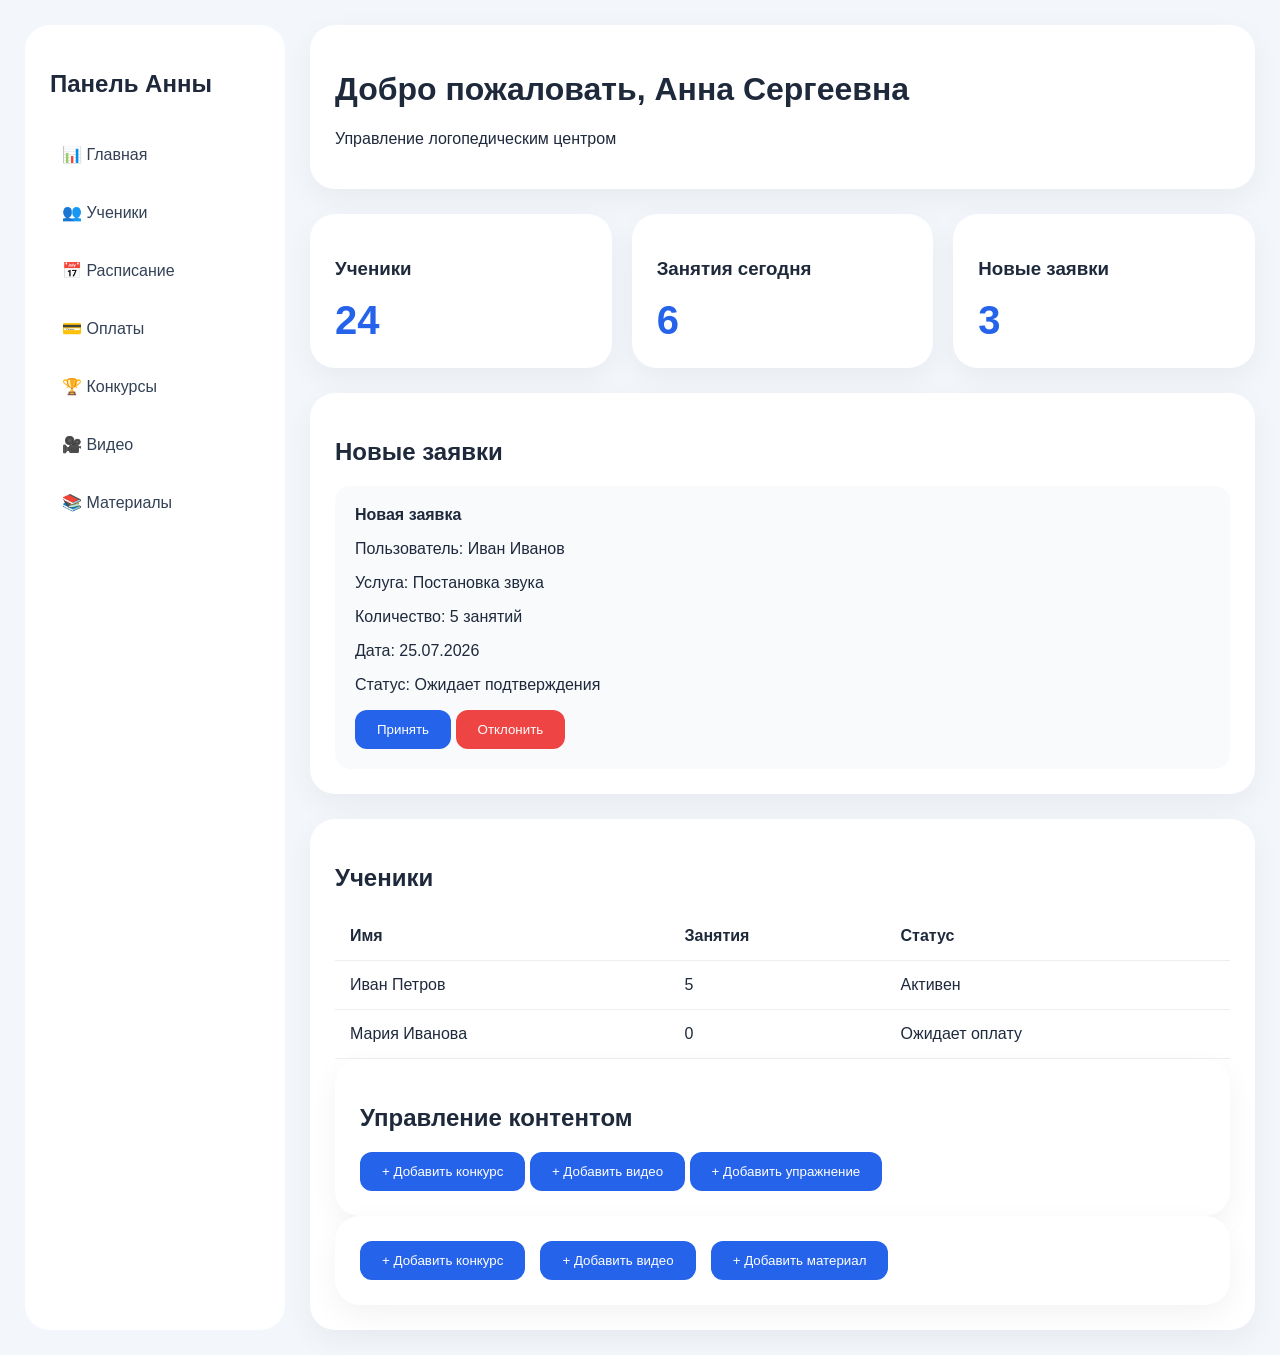
<file: admin.html>
<!DOCTYPE html>
<html lang="ru">

<head>

<meta charset="UTF-8">

<meta name="viewport" content="width=device-width, initial-scale=1.0">

<title>Админка</title>

<link rel="stylesheet" href="css/style.css">

</head>


<body>


<div class="admin-layout">



<!-- САЙДБАР -->

<aside class="admin-sidebar">


<h1>
Панель Анны
</h1>



<a href="#">
📊 Главная
</a>


<a href="#">
👥 Ученики
</a>


<a href="#">
📅 Расписание
</a>


<a href="#">
💳 Оплаты
</a>


<a href="#">
🏆 Конкурсы
</a>


<a href="#">
🎥 Видео
</a>


<a href="#">
📚 Материалы
</a>



</aside>







<!-- ОСНОВА -->

<main class="admin-main">



<header class="admin-header">


<h1>
Добро пожаловать, Анна Сергеевна
</h1>


<p>
Управление логопедическим центром
</p>


</header>









<!-- СТАТИСТИКА -->


<section class="stats">


<div class="stat-card">

<h3>
Ученики
</h3>

<strong>
24
</strong>

</div>



<div class="stat-card">

<h3>
Занятия сегодня
</h3>

<strong>
6
</strong>

</div>




<div class="stat-card">

<h3>
Новые заявки
</h3>

<strong>
3
</strong>

</div>



</section>









<!-- ЗАЯВКИ -->


<section class="admin-block">


<h2>
Новые заявки
</h2>



<div class="request">


<b>
Новая заявка
</b>


<p>
Пользователь:
Иван Иванов
</p>


<p>
Услуга:
Постановка звука
</p>


<p>
Количество:
5 занятий
</p>


<p>
Дата:
25.07.2026
</p>


<p>
Статус:
Ожидает подтверждения
</p>



<button>
Принять
</button>



<button class="danger">
Отклонить
</button>


</div>





</section>









<!-- УЧЕНИКИ -->


<section class="admin-block">


<h2>
Ученики
</h2>



<table>


<tr>

<th>
Имя
</th>


<th>
Занятия
</th>


<th>
Статус
</th>


</tr>



<tr>

<td>
Иван Петров
</td>


<td>
5
</td>


<td>
Активен
</td>


</tr>




<tr>

<td>
Мария Иванова
</td>


<td>
0
</td>


<td>
Ожидает оплату
</td>


</tr>



</table>


<section class="admin-block">

<h2>
Управление контентом
</h2>


<button>
+ Добавить конкурс
</button>


<button>
+ Добавить видео
</button>


<button>
+ Добавить упражнение
</button>


</section>









<!-- ДОБАВЛЕНИЕ -->


<section class="admin-actions">


<button>
+ Добавить конкурс
</button>



<button>
+ Добавить видео
</button>



<button>
+ Добавить материал
</button>


</section>




</main>




</div>


<script src="js/admin.js"></script>


</body>

</html>
</file>
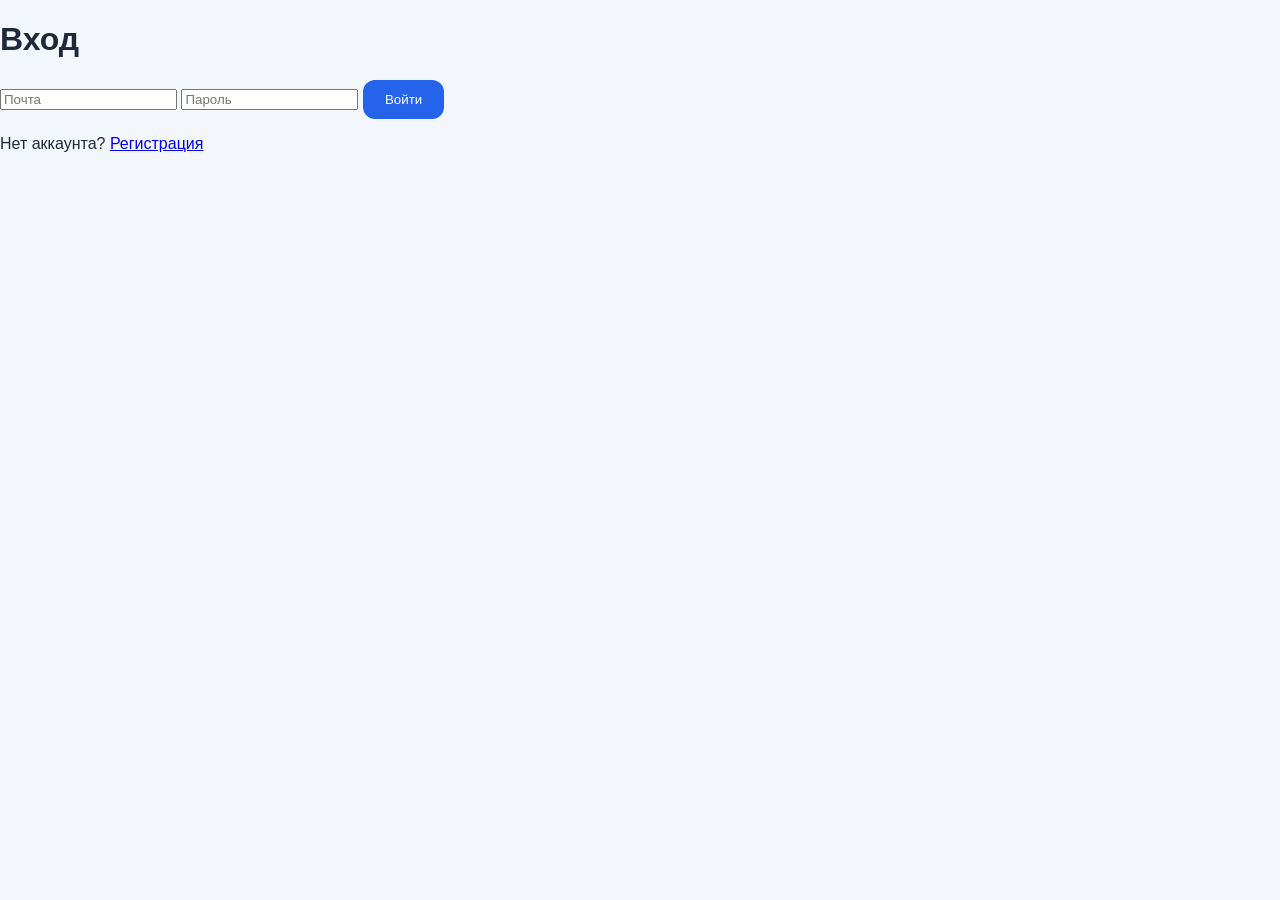
<file: login.html>
<!DOCTYPE html>
<html lang="ru">

<head>

<meta charset="UTF-8">

<meta name="viewport" content="width=device-width, initial-scale=1.0">

<title>Вход</title>

<link rel="stylesheet" href="css/style.css">

</head>

<body>

<div class="auth-container">

<form id="loginForm" class="auth-form">

<h1>Вход</h1>

<input
type="email"
id="email"
placeholder="Почта"
required>

<input
type="password"
id="password"
placeholder="Пароль"
required>

<button type="submit">

Войти

</button>

<p>

Нет аккаунта?

<a href="register.html">

Регистрация

</a>

</p>

</form>

</div>

<script src="js/auth.js"></script>

<script>

document
.getElementById("loginForm")
.addEventListener("submit",function(e){

e.preventDefault();

const email =
document.getElementById("email").value;

const user =
JSON.parse(localStorage.getItem("user"));

if(user.email===email){

location.href="profile.html";

}else{

alert("Пользователь не найден.");

}

});

</script>

</body>

</html>
</file>
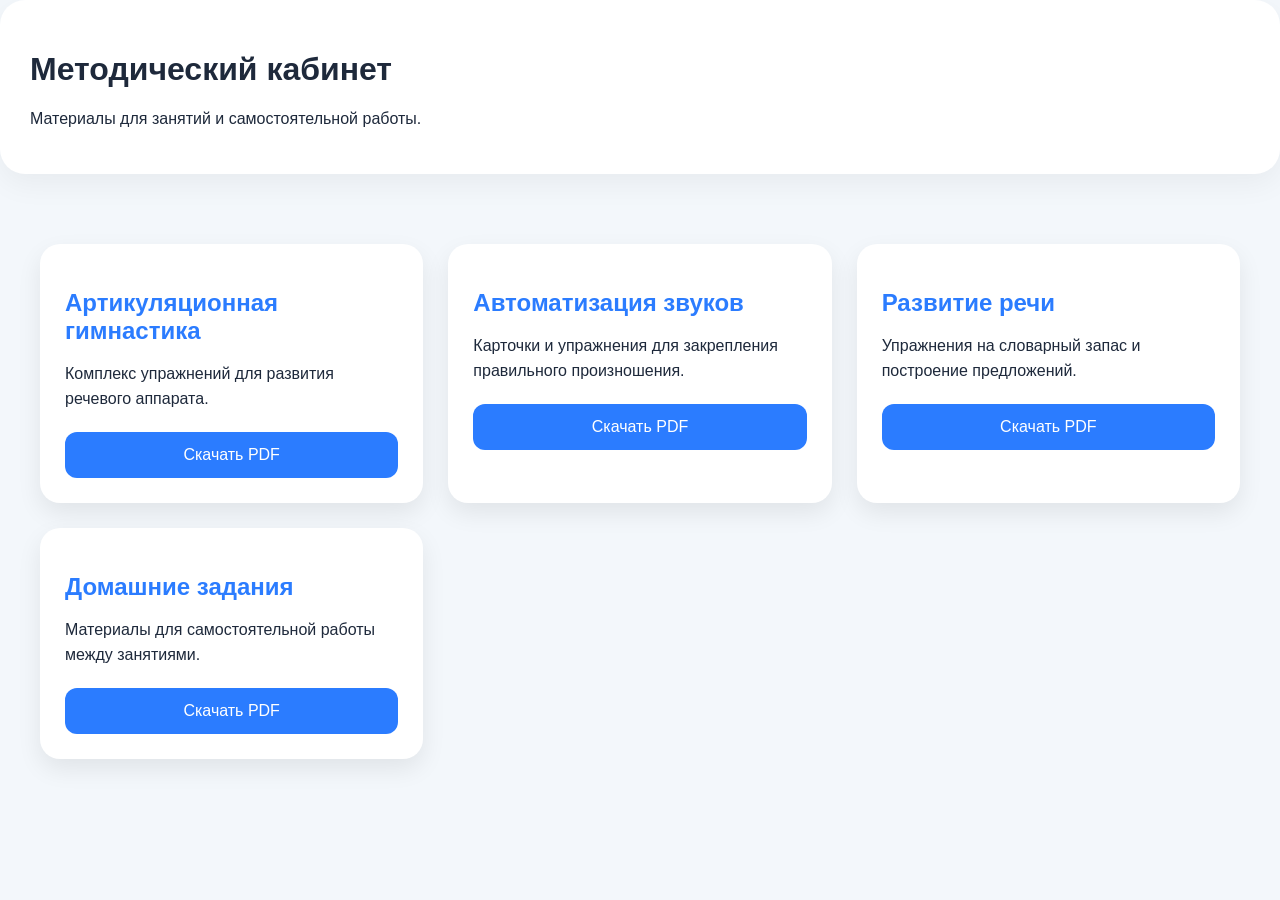
<file: materials.html>
<!DOCTYPE html>
<html lang="ru">

<head>

<meta charset="UTF-8">

<meta name="viewport" content="width=device-width, initial-scale=1.0">

<title>Методический кабинет</title>

<link rel="stylesheet" href="css/style.css">
<link rel="stylesheet" href="css/components.css">

</head>

<body>

<header class="page-header">

<h1>Методический кабинет</h1>

<p>Материалы для занятий и самостоятельной работы.</p>

</header>

<section class="materials-grid">

<div class="material-card">

<h2>Артикуляционная гимнастика</h2>

<p>Комплекс упражнений для развития речевого аппарата.</p>

<button>Скачать PDF</button>

</div>

<div class="material-card">

<h2>Автоматизация звуков</h2>

<p>Карточки и упражнения для закрепления правильного произношения.</p>

<button>Скачать PDF</button>

</div>

<div class="material-card">

<h2>Развитие речи</h2>

<p>Упражнения на словарный запас и построение предложений.</p>

<button>Скачать PDF</button>

</div>

<div class="material-card">

<h2>Домашние задания</h2>

<p>Материалы для самостоятельной работы между занятиями.</p>

<button>Скачать PDF</button>

</div>

</section>

<script src="js/main.js"></script>

</body>

</html>
</file>
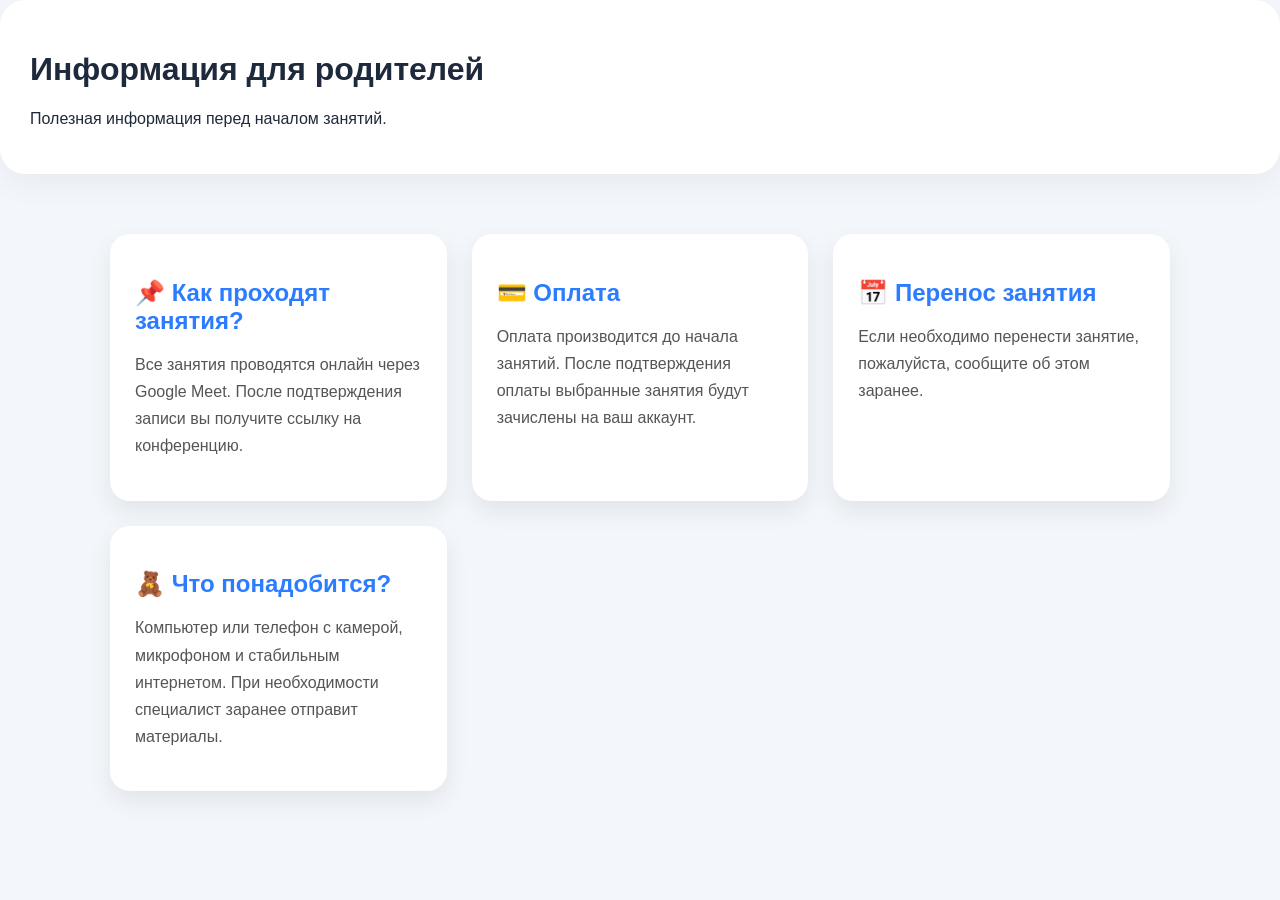
<file: parents.html>
<!DOCTYPE html>
<html lang="ru">

<head>

<meta charset="UTF-8">

<meta name="viewport" content="width=device-width, initial-scale=1.0">

<title>Информация для родителей</title>

<link rel="stylesheet" href="css/style.css">
<link rel="stylesheet" href="css/components.css">

</head>

<body>

<header class="page-header">

<h1>Информация для родителей</h1>

<p>Полезная информация перед началом занятий.</p>

</header>

<div class="info-container">

<div class="info-card">

<h2>📌 Как проходят занятия?</h2>

<p>

Все занятия проводятся онлайн через Google Meet.

После подтверждения записи вы получите ссылку на конференцию.

</p>

</div>

<div class="info-card">

<h2>💳 Оплата</h2>

<p>

Оплата производится до начала занятий.

После подтверждения оплаты выбранные занятия будут зачислены на ваш аккаунт.

</p>

</div>

<div class="info-card">

<h2>📅 Перенос занятия</h2>

<p>

Если необходимо перенести занятие, пожалуйста, сообщите об этом заранее.

</p>

</div>

<div class="info-card">

<h2>🧸 Что понадобится?</h2>

<p>

Компьютер или телефон с камерой, микрофоном и стабильным интернетом.

При необходимости специалист заранее отправит материалы.

</p>

</div>

</div>

<script src="js/main.js"></script>

</body>

</html>
</file>
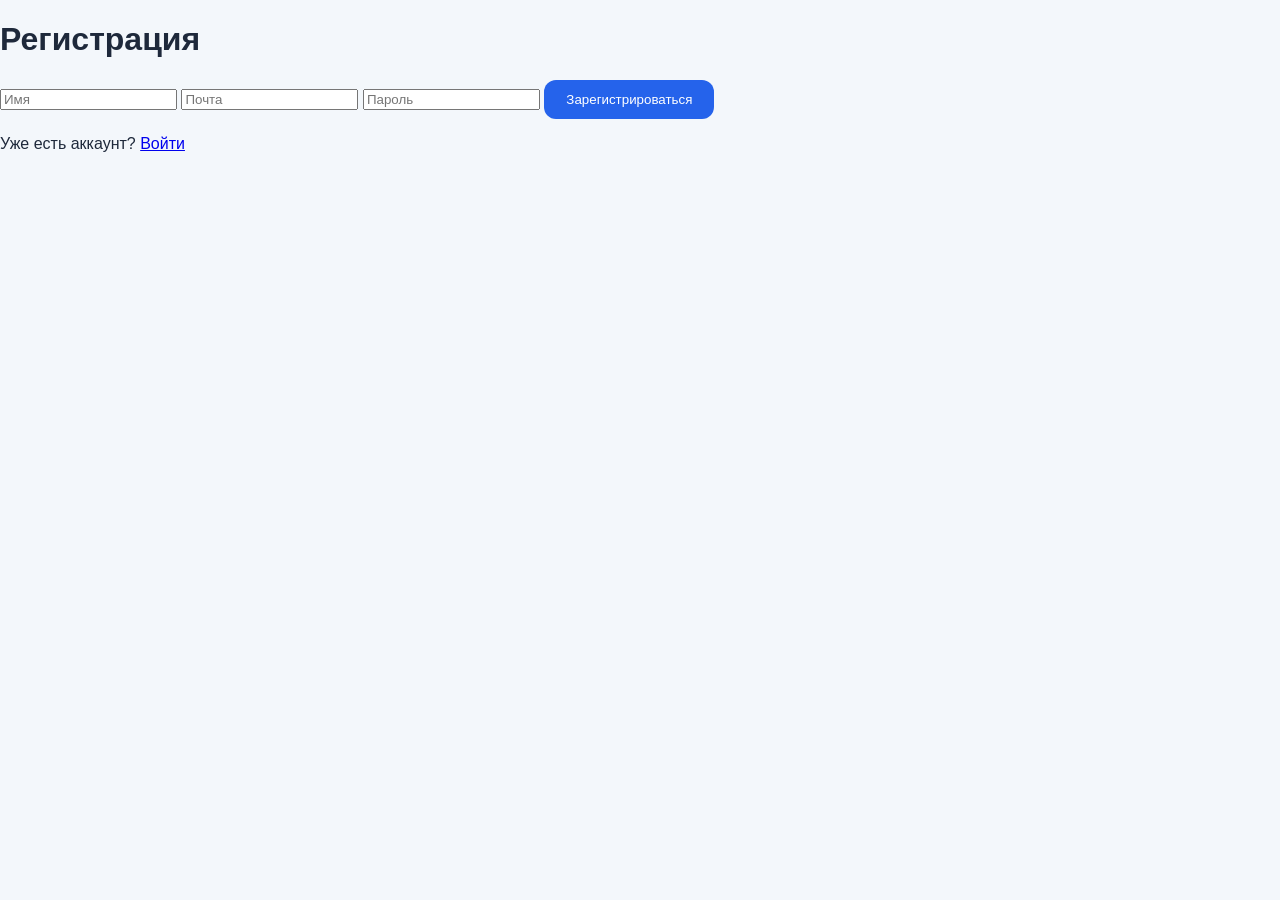
<file: register.html>
<!DOCTYPE html>
<html lang="ru">

<head>

    <meta charset="UTF-8">

    <meta name="viewport" content="width=device-width, initial-scale=1.0">

    <title>Регистрация</title>

    <link rel="stylesheet" href="css/style.css">

</head>

<body>

<div class="auth-container">

    <form id="registerForm" class="auth-form">

        <h1>Регистрация</h1>

        <input
            type="text"
            id="name"
            placeholder="Имя"
            required>

        <input
            type="email"
            id="email"
            placeholder="Почта"
            required>

        <input
            type="password"
            id="password"
            placeholder="Пароль"
            required>

        <button type="submit">

            Зарегистрироваться

        </button>

        <p>

            Уже есть аккаунт?

            <a href="login.html">

                Войти

            </a>

        </p>

    </form>

</div>

<script src="js/auth.js"></script>

<script>

document
.getElementById("registerForm")
.addEventListener("submit", function(e){

    e.preventDefault();

    const name =
    document.getElementById("name").value;

    const email =
    document.getElementById("email").value;

    login(name,email);

});

</script>

</body>

</html>
</file>
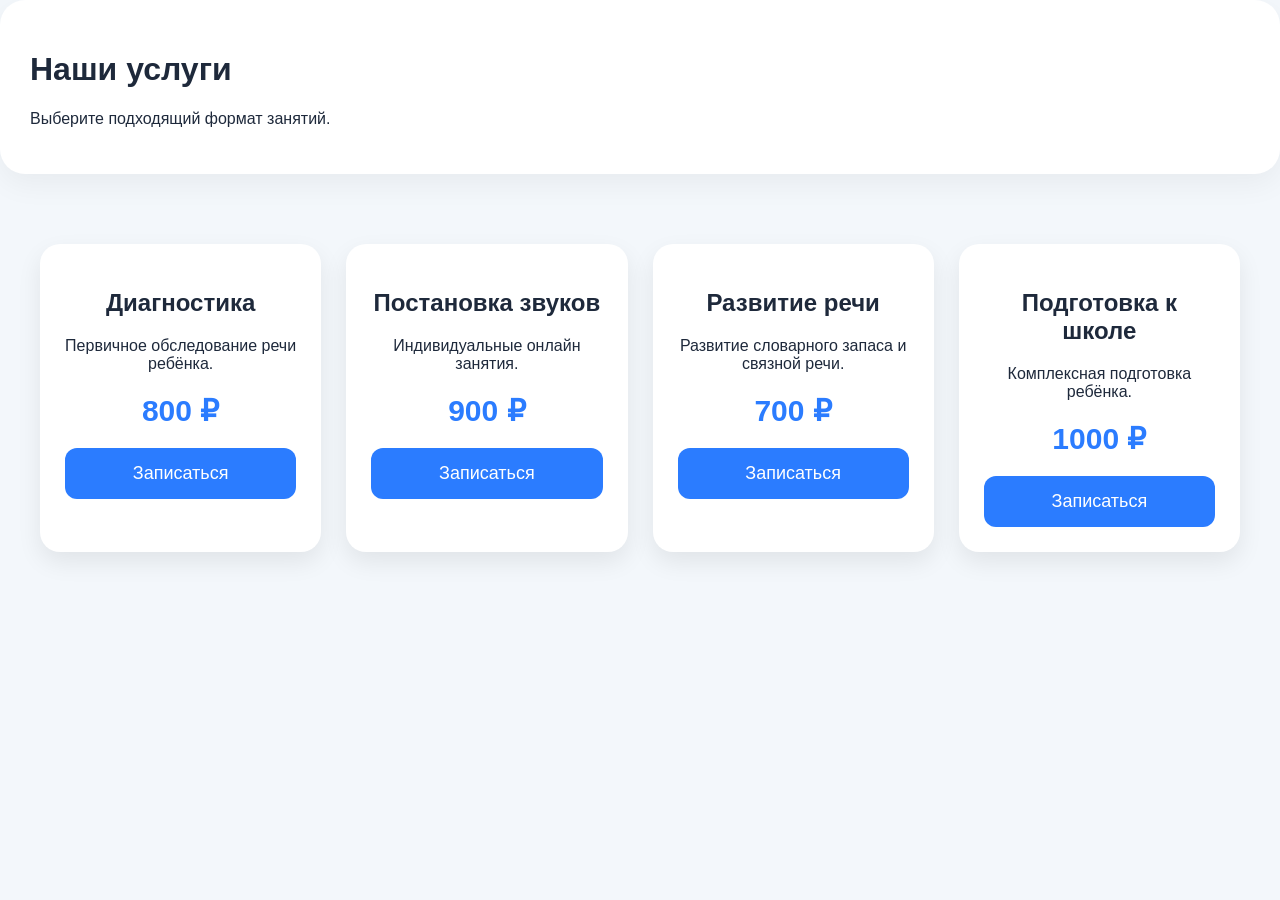
<file: services.html>
<!DOCTYPE html>
<html lang="ru">

<head>
<meta charset="UTF-8">
<meta name="viewport" content="width=device-width, initial-scale=1.0">
<title>Услуги</title>

<link rel="stylesheet" href="css/style.css">
<link rel="stylesheet" href="css/components.css">
</head>

<body>

<header class="page-header">

<h1>Наши услуги</h1>

<p>Выберите подходящий формат занятий.</p>

</header>

<section class="services-grid">

<div class="service-card">

<h2>Диагностика</h2>

<p>
Первичное обследование речи ребёнка.
</p>

<h3>800 ₽</h3>

<button class="book-btn">
Записаться
</button>

</div>

<div class="service-card">

<h2>Постановка звуков</h2>

<p>
Индивидуальные онлайн занятия.
</p>

<h3>900 ₽</h3>

<button class="book-btn">
Записаться
</button>

</div>

<div class="service-card">

<h2>Развитие речи</h2>

<p>
Развитие словарного запаса и связной речи.
</p>

<h3>700 ₽</h3>

<button class="book-btn">
Записаться
</button>

</div>

<div class="service-card">

<h2>Подготовка к школе</h2>

<p>
Комплексная подготовка ребёнка.
</p>

<h3>1000 ₽</h3>

<button class="book-btn">
Записаться
</button>

</div>

</section>

<script src="js/main.js"></script>

</body>

</html>
</file>
<file: css/style.css>
*{
    box-sizing:border-box;
}


:root{

    --primary:#2563eb;
    --primary-light:#e0f2fe;

    --bg:#f3f7fb;

    --white:#ffffff;

    --text:#1e293b;

    --muted:#64748b;

    --border:#dbeafe;

    --danger:#ef4444;

}



body{

    margin:0;

    font-family:
    "Inter",
    Arial,
    sans-serif;

    background:var(--bg);

    color:var(--text);

}





/* =========================
        ОСНОВНАЯ СЕТКА
========================= */


.layout{

    min-height:100vh;

    display:grid;

    grid-template-columns:

    260px
    minmax(400px,1fr)
    320px;


    gap:25px;

    padding:25px;

}






.sidebar,
.main,
.right{

    background:var(--white);

    border-radius:25px;

    padding:25px;

    box-shadow:

    0 15px 40px rgba(15,23,42,.06);

}





/* =========================
        ЛЕВОЕ МЕНЮ
========================= */


.site-logo{


    font-size:24px;

    font-weight:800;

    color:var(--primary);

    margin-bottom:40px;

}



.menu{

    display:flex;

    flex-direction:column;

    gap:12px;

}



.menu a{


    text-decoration:none;

    color:var(--text);

    padding:15px;

    border-radius:15px;

    transition:.25s;

}



.menu a:hover{


    background:var(--primary-light);

    color:var(--primary);

    transform:translateX(5px);

}




.sidebar-footer{


    margin-top:50px;

    color:var(--muted);

    font-size:14px;

}







/* =========================
        ШАПКА
========================= */


.header{


    text-align:center;

    margin-bottom:35px;

}



.header h1{


    margin:0;

    font-size:34px;

    color:var(--primary);

}






/* =========================
        СПЕЦИАЛИСТ
========================= */


.specialist{


    display:flex;

    align-items:center;

    gap:25px;

}



.avatar{


    width:130px;

    height:130px;

    border-radius:50%;

    object-fit:cover;

    background:#dbeafe;

}



.specialist-info h2{


    margin:0;

    font-size:30px;

}



.specialist-info p{


    margin:10px 0;

    font-size:18px;

    color:var(--primary);

}



.specialist-info span{


    color:var(--muted);

}






/* =========================
        ПОИСК
========================= */


.search-block{


    margin:40px 0;

}



.search-block input{


    width:100%;

    padding:17px 20px;

    border-radius:15px;

    border:1px solid var(--border);

    font-size:16px;

    outline:none;

}



.search-block input:focus{


    border-color:var(--primary);

}








/* =========================
        КАРУСЕЛЬ
========================= */


.slider{


    display:flex;

    align-items:center;

    gap:15px;

}



.slides{


    flex:1;

    overflow:hidden;

}



.slide{


    display:none;

    background:#eff6ff;

    padding:30px;

    border-radius:22px;

    min-height:190px;

}



.slide.active{


    display:block;

    animation:fade .4s;

}



@keyframes fade{


    from{

        opacity:0;

        transform:translateX(20px);

    }


    to{

        opacity:1;

        transform:translateX(0);

    }

}



.slider-btn{


    width:45px;

    height:45px;

    border-radius:50%;

    background:var(--primary);

    color:white;

    border:0;

    cursor:pointer;

    font-size:20px;

}






button{


    background:var(--primary);

    color:white;

    border:0;

    padding:12px 22px;

    border-radius:12px;

    cursor:pointer;

    transition:.2s;

}



button:hover{


    transform:translateY(-2px);

    opacity:.9;

}






/* =========================
        ЗАПИСЬ
========================= */


.booking-preview{


    margin-top:35px;

}



.record-btn{


    width:100%;

    padding:18px;

    font-size:18px;

}







/* =========================
        ПРАВАЯ ЧАСТЬ
========================= */


.right section{


    margin-bottom:35px;

}



.account input{


    width:100%;

    padding:13px;

    margin-bottom:12px;

    border-radius:12px;

    border:1px solid #ddd;

}



.account button{


    width:100%;

}



.account a{


    display:block;

    text-align:center;

    margin-top:15px;

    color:var(--primary);

    text-decoration:none;

}







/* =========================
        ЧАСЫ
========================= */


.clock{


    text-align:center;

}



#time{


    font-size:38px;

    font-weight:800;

    color:var(--primary);

}



#date{


    color:var(--muted);

}






/* =========================
        КАЛЕНДАРЬ
========================= */


.calendar-top{


    display:flex;

    align-items:center;

    justify-content:space-between;

}



.calendar-top button{


    width:35px;

    height:35px;

    padding:0;

}



.week{


    margin-top:20px;

    display:grid;

    grid-template-columns:repeat(7,1fr);

    text-align:center;

    color:var(--muted);

    font-size:13px;

}



.days{


    margin-top:10px;

    display:grid;

    grid-template-columns:repeat(7,1fr);

    gap:8px;

}



.days div{


    aspect-ratio:1;

    display:flex;

    align-items:center;

    justify-content:center;

    border-radius:10px;

    cursor:pointer;

}



.days div:hover{


    background:var(--primary-light);

}



.today{


    background:var(--primary);

    color:white;

}



.weekend{


    color:var(--danger);

}







/* =========================
        УВЕДОМЛЕНИЯ
========================= */


.notifications{


    padding:15px;

    background:#f8fafc;

    border-radius:15px;

}






/* =========================
        МОДАЛЬНОЕ ОКНО
========================= */


.modal{


    position:fixed;

    inset:0;

    background:rgba(15,23,42,.45);

    display:none;

    align-items:center;

    justify-content:center;

}



.modal.active{


    display:flex;

}



.modal-content{


    width:400px;

    background:white;

    padding:30px;

    border-radius:25px;

}



.modal-content input,
.modal-content select{


    width:100%;

    padding:14px;

    margin:10px 0 20px;

    border-radius:12px;

    border:1px solid #ddd;

}



.close-modal{


    float:right;

    background:#ef4444;

}





/* =========================
        МОБИЛЬНАЯ ВЕРСИЯ
========================= */


@media(max-width:1100px){


.layout{


    grid-template-columns:1fr;

}



.sidebar,
.right{


    order:2;

}



.main{


    order:1;

}


}



@media(max-width:600px){


.layout{


    padding:10px;

}



.specialist{


    flex-direction:column;

    text-align:center;

}



.specialist-info h2{


    font-size:24px;

}



.slider{


    gap:5px;

}



.modal-content{


    width:90%;

}


}

/* =========================
        АВТОРИЗАЦИЯ
========================= */


.auth-page{

min-height:100vh;

display:flex;

align-items:center;

justify-content:center;

}



.auth-card{

background:white;

padding:40px;

border-radius:25px;

width:400px;

box-shadow:
0 15px 40px rgba(0,0,0,.08);

text-align:center;

}



.auth-card input{

width:100%;

padding:15px;

margin:10px 0;

border-radius:12px;

border:1px solid #ddd;

}



.auth-card button{

width:100%;

margin:15px 0;

}



.auth-card a{

display:block;

margin-top:15px;

color:#2563eb;

text-decoration:none;

}





/* =========================
        ПРОФИЛЬ
========================= */


.profile-page{

padding:30px;

display:grid;

grid-template-columns:

350px 1fr;

gap:25px;

}



.profile-card,
.schedule-card,
.profile-actions{

background:white;

padding:30px;

border-radius:25px;

box-shadow:
0 10px 30px rgba(0,0,0,.06);

}



.lesson-balance{

margin-top:30px;

background:#eff6ff;

padding:25px;

border-radius:20px;

text-align:center;

}



.lesson-balance span{

font-size:50px;

font-weight:800;

color:#2563eb;

}



.empty-schedule{

padding:40px;

background:#f8fafc;

border-radius:20px;

text-align:center;

}

/* =========================
        АДМИНКА
========================= */


.admin-layout{

display:grid;

grid-template-columns:260px 1fr;

min-height:100vh;

gap:25px;

padding:25px;

}



.admin-sidebar{

background:white;

padding:25px;

border-radius:25px;

display:flex;

flex-direction:column;

gap:15px;

}



.admin-sidebar a{

text-decoration:none;

color:#334155;

padding:12px;

border-radius:12px;

}



.admin-sidebar a:hover{

background:#e0f2fe;

}



.admin-main{

display:flex;

flex-direction:column;

gap:25px;

}



.admin-header,
.admin-block,
.stats .stat-card,
.admin-actions{

background:white;

padding:25px;

border-radius:25px;

box-shadow:
0 10px 30px rgba(0,0,0,.05);

}




.stats{

display:grid;

grid-template-columns:repeat(3,1fr);

gap:20px;

}



.stat-card strong{

font-size:40px;

color:#2563eb;

}





.request{

background:#f8fafc;

padding:20px;

border-radius:15px;

}



.danger{

background:#ef4444;

}



table{

width:100%;

border-collapse:collapse;

}



td,
th{

padding:15px;

text-align:left;

border-bottom:1px solid #eee;

}



.admin-actions{

display:flex;

gap:15px;

}




@media(max-width:900px){


.admin-layout{

grid-template-columns:1fr;

}


.stats{

grid-template-columns:1fr;

}


}

/* =========================
        КОНТЕНТНЫЕ СТРАНИЦЫ
========================= */


.content-page{

padding:40px;

}



.page-header{

background:white;

padding:30px;

border-radius:25px;

margin-bottom:30px;

box-shadow:
0 10px 30px rgba(0,0,0,.05);

}



.cards-grid{

display:grid;

grid-template-columns:

repeat(3,1fr);

gap:25px;

}



.material-card{

background:white;

padding:25px;

border-radius:25px;

box-shadow:
0 10px 30px rgba(0,0,0,.05);

}



.material-card img{

width:100%;

border-radius:15px;

margin-top:15px;

}



@media(max-width:900px){


.cards-grid{

grid-template-columns:1fr;

}


}

.booking-form label{

display:block;

margin-top:15px;

font-weight:600;

}


.modal-content h3{

margin-top:25px;

font-size:22px;

}
</file>
<file: css/components.css>
.services-grid{

display:grid;

grid-template-columns:repeat(auto-fit,minmax(280px,1fr));

gap:25px;

padding:40px;

}

.service-card{

background:#fff;

border-radius:20px;

padding:25px;

box-shadow:0 10px 25px rgba(0,0,0,.08);

text-align:center;

transition:.3s;

}

.service-card:hover{

transform:translateY(-8px);

}

.service-card h3{

color:#2b7cff;

font-size:30px;

margin:20px 0;

}

.book-btn{

width:100%;

padding:15px;

font-size:18px;

border:none;

border-radius:12px;

cursor:pointer;

background:#2b7cff;

color:white;

transition:.3s;

}

.book-btn:hover{

background:#135fd1;

}

.carousel{

display:flex;

gap:20px;

overflow-x:auto;

scroll-behavior:smooth;

scrollbar-width:none;

padding-bottom:10px;

}

.carousel::-webkit-scrollbar{

display:none;

}

.carousel-card{

min-width:350px;

background:white;

border-radius:20px;

padding:20px;

box-shadow:0 10px 25px rgba(0,0,0,.08);

flex-shrink:0;

transition:.3s;

}

.carousel-card:hover{

transform:translateY(-8px);

}

.carousel-card{

text-decoration:none;

color:#222;

overflow:hidden;

}

.carousel-card img{

width:100%;

height:180px;

object-fit:cover;

border-radius:15px;

margin-bottom:15px;

}

.carousel-card h3{

margin-bottom:10px;

}

.carousel-card p{

line-height:1.5;

color:#666;

}

.info-container{

max-width:1100px;

margin:40px auto;

display:grid;

grid-template-columns:repeat(auto-fit,minmax(300px,1fr));

gap:25px;

padding:20px;

}

.info-card{

background:#fff;

border-radius:20px;

padding:25px;

box-shadow:0 10px 25px rgba(0,0,0,.08);

transition:.3s;

}

.info-card:hover{

transform:translateY(-6px);

}

.info-card h2{

margin-bottom:15px;

color:#2b7cff;

}

.info-card p{

line-height:1.7;

color:#555;

}

.materials-grid{

display:grid;

grid-template-columns:repeat(auto-fit,minmax(300px,1fr));

gap:25px;

padding:40px;

}

.material-card{

background:#fff;

padding:25px;

border-radius:20px;

box-shadow:0 10px 25px rgba(0,0,0,.08);

transition:.3s;

}

.material-card:hover{

transform:translateY(-8px);

}

.material-card h2{

margin-bottom:15px;

color:#2b7cff;

}

.material-card p{

margin-bottom:20px;

line-height:1.6;

}

.material-card button{

width:100%;

padding:14px;

border:none;

border-radius:12px;

background:#2b7cff;

color:#fff;

cursor:pointer;

font-size:16px;

transition:.3s;

}

.material-card button:hover{

background:#135fd1;

}

.games-grid{

display:grid;

grid-template-columns:repeat(auto-fit,minmax(280px,1fr));

gap:25px;

padding:40px;

}

.game-card{

background:#fff;

border-radius:20px;

padding:20px;

box-shadow:0 10px 25px rgba(0,0,0,.08);

text-align:center;

transition:.3s;

}

.game-card:hover{

transform:translateY(-8px);

}

.game-card img{

width:100%;

height:180px;

object-fit:cover;

border-radius:15px;

margin-bottom:15px;

}

.game-card h2{

margin-bottom:10px;

color:#2b7cff;

}

.game-card p{

margin-bottom:20px;

line-height:1.6;

color:#555;

}

.game-card button{

width:100%;

padding:14px;

border:none;

border-radius:12px;

background:#2b7cff;

color:#fff;

font-size:16px;

cursor:pointer;

transition:.3s;

}

.game-card button:hover{

background:#135fd1;

}

.contest-grid{

display:grid;

grid-template-columns:repeat(auto-fit,minmax(320px,1fr));

gap:30px;

padding:40px;

}

.contest-card{

background:#fff;

border-radius:20px;

overflow:hidden;

box-shadow:0 12px 30px rgba(0,0,0,.08);

transition:.3s;

text-align:center;

}

.contest-card:hover{

transform:translateY(-8px);

}

.contest-card img{

width:100%;

height:220px;

object-fit:cover;

}

.place{

display:inline-block;

margin:20px 0 10px;

padding:8px 16px;

border-radius:20px;

font-weight:bold;

}

.gold{

background:#FFD700;

}

.silver{

background:#D8D8D8;

}

.bronze{

background:#D79A55;

color:white;

}

.contest-card h2{

margin-bottom:10px;

}

.contest-card p{

padding:0 20px;

margin-bottom:20px;

color:#666;

}

.contest-card button{

margin:0 20px 25px;

width:calc(100% - 40px);

padding:14px;

border:none;

border-radius:12px;

background:#2b7cff;

color:white;

cursor:pointer;

transition:.3s;

}

.contest-card button:hover{

background:#135fd1;

}
</file>
